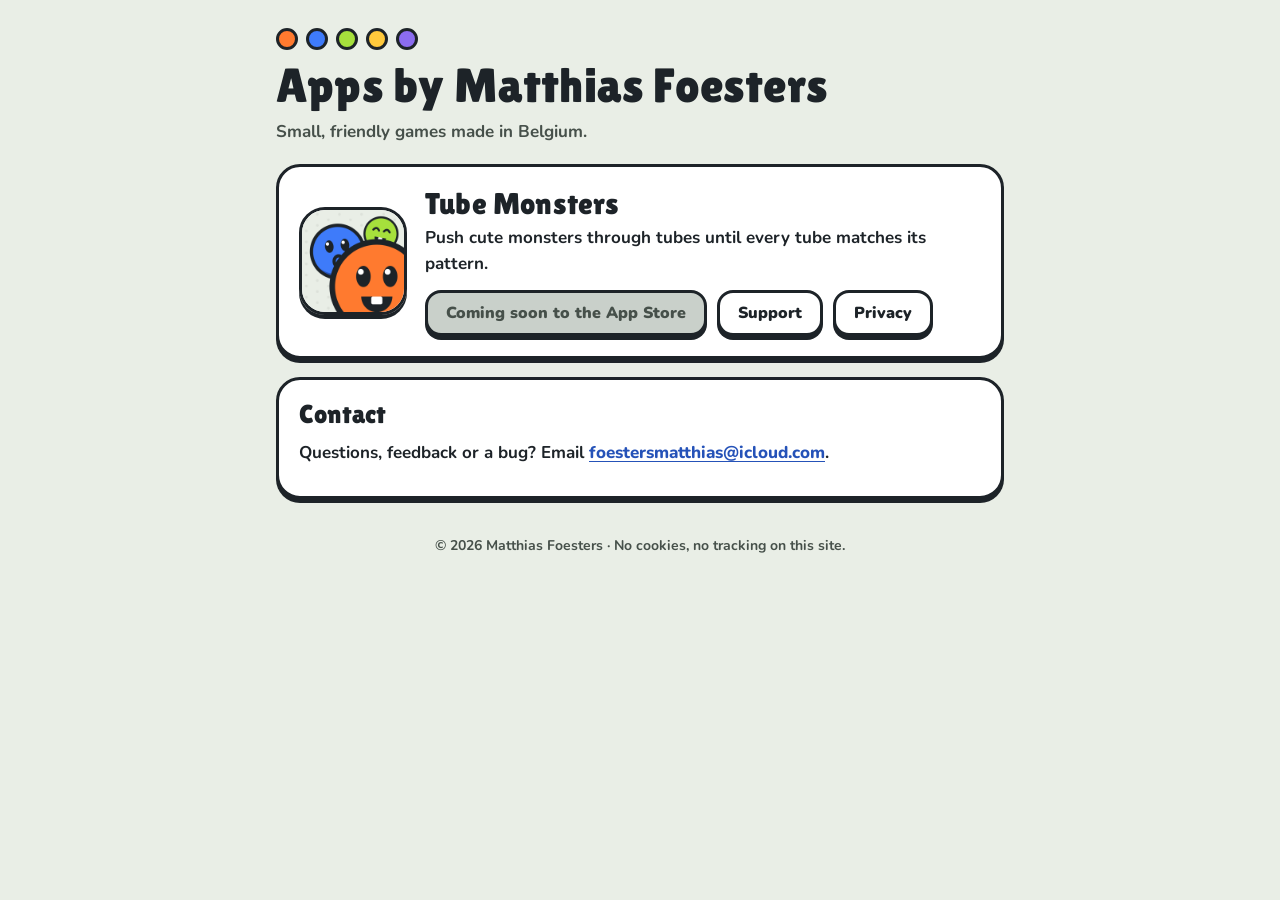
<file: index.html>
<!doctype html>
<html lang="en">
<head>
<meta charset="utf-8">
<meta name="viewport" content="width=device-width, initial-scale=1">
<title>Matthias Foesters · Apps</title>
<meta name="description" content="Apps by Matthias Foesters, including Tube Monsters, a cute puzzle game for iPhone.">
<link rel="icon" type="image/png" href="assets/icon-64.png">
<link rel="apple-touch-icon" href="assets/icon-180.png">
<link rel="stylesheet" href="assets/site.css">
</head>
<body>
<main class="wrap">
  <div class="dots" aria-hidden="true"><span class="o"></span><span class="b"></span><span class="l"></span><span class="y"></span><span class="p"></span></div>
  <h1>Apps by Matthias Foesters</h1>
  <p class="muted">Small, friendly games made in Belgium.</p>

  <section class="card app-card" aria-labelledby="tm">
    <img src="assets/icon-512.png" alt="Tube Monsters app icon" width="108" height="108">
    <div class="info">
      <h2 id="tm">Tube Monsters</h2>
      <p>Push cute monsters through tubes until every tube matches its pattern.</p>
      <div class="links">
        <!-- TODO: replace with the App Store link once the app is live (https://apps.apple.com/app/id…) -->
        <a class="btn orange" aria-disabled="true">Coming soon to the App Store</a>
        <a class="btn" href="tube-monsters/support/">Support</a>
        <a class="btn" href="tube-monsters/privacy/">Privacy</a>
      </div>
    </div>
  </section>

  <section class="card" aria-labelledby="contact">
    <h2 id="contact" style="margin-top:0">Contact</h2>
    <p>Questions, feedback or a bug? Email <a href="mailto:foestersmatthias@icloud.com">foestersmatthias@icloud.com</a>.</p>
  </section>

  <footer>© 2026 Matthias Foesters · No cookies, no tracking on this site.</footer>
</main>
</body>
</html>
</file>
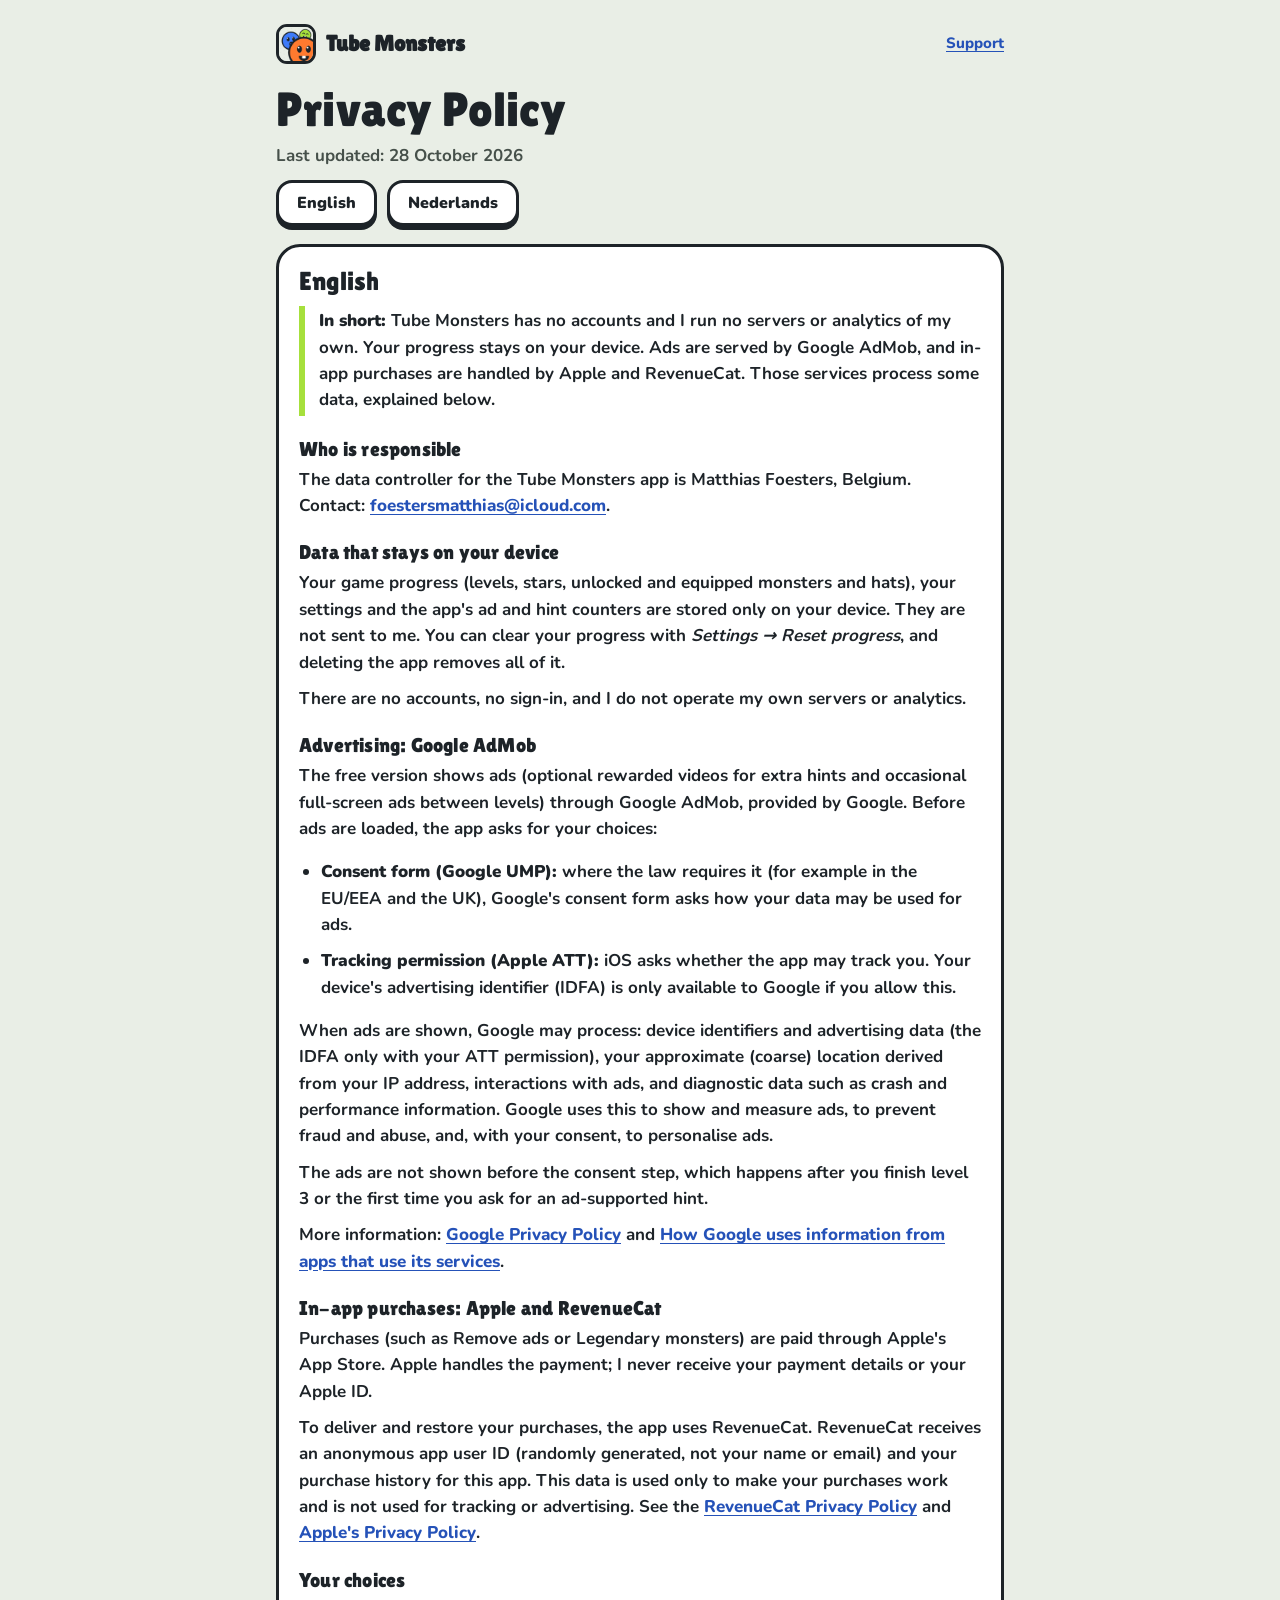
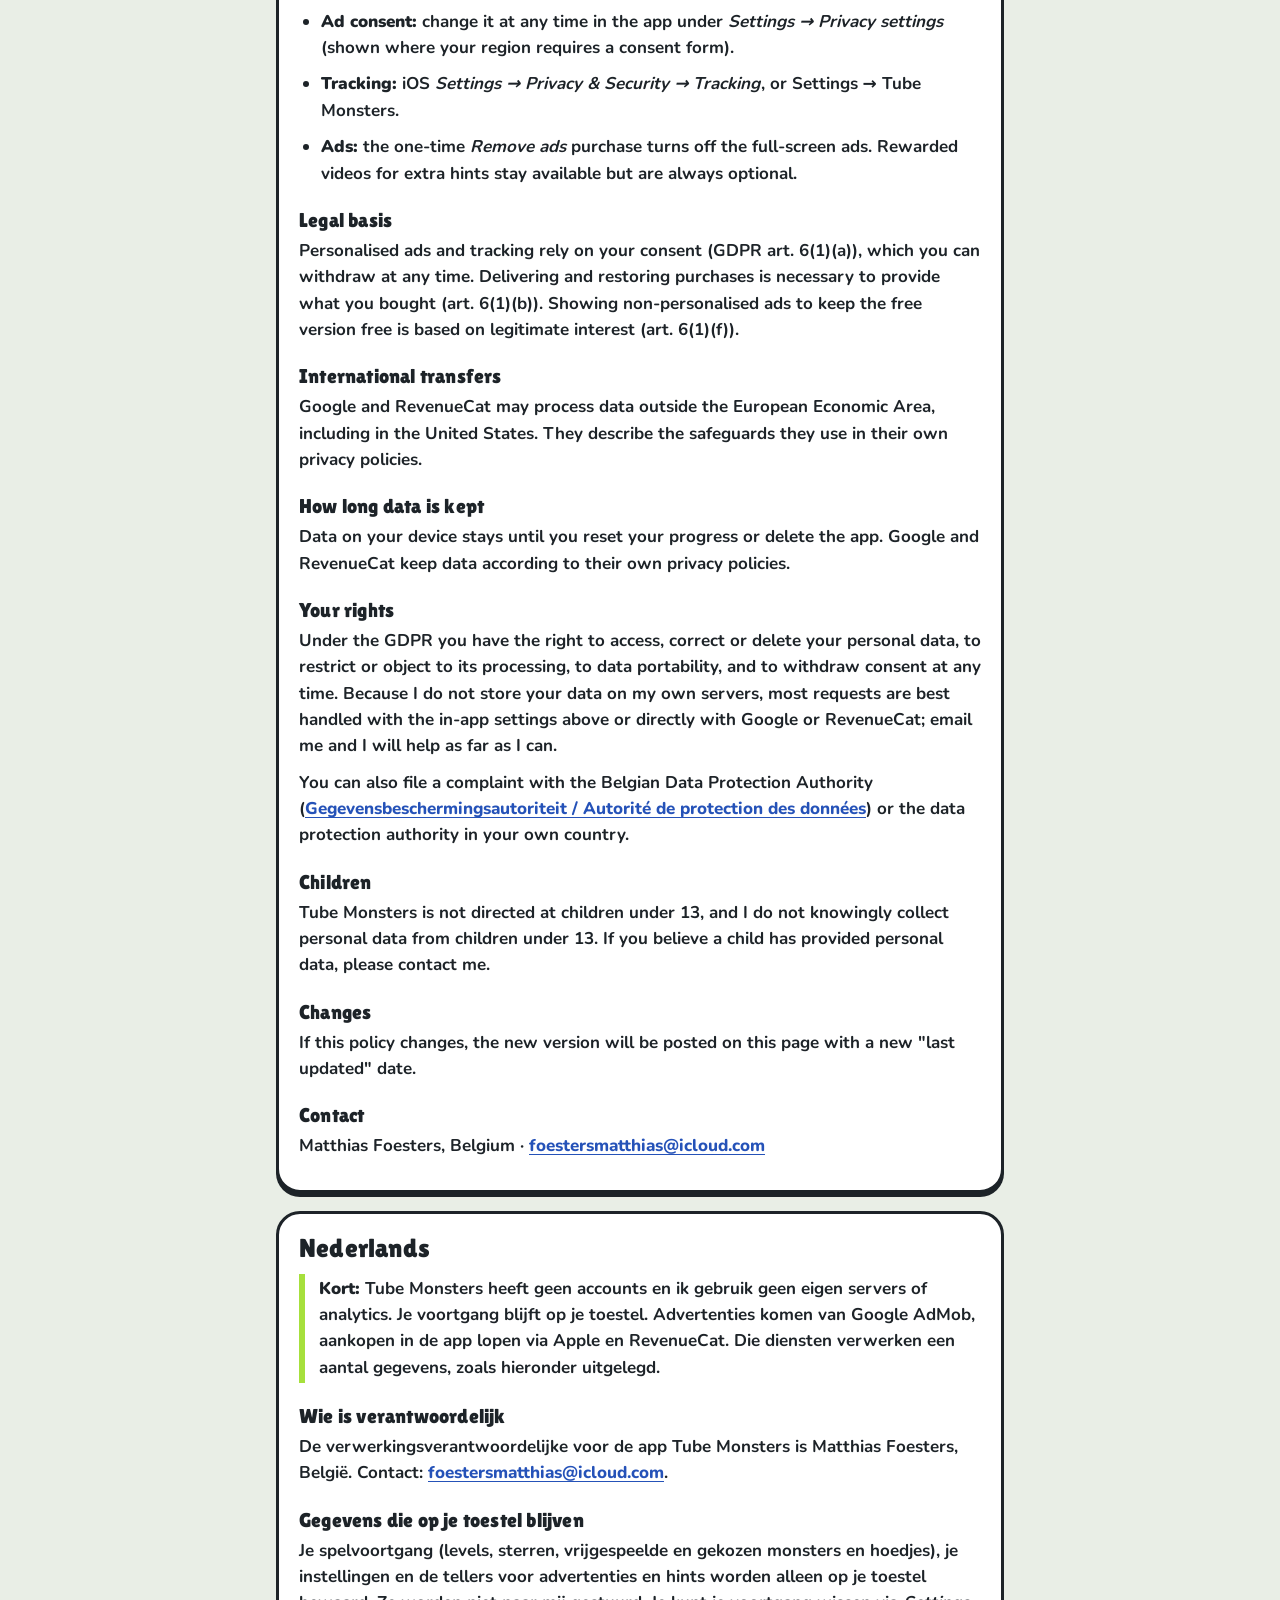
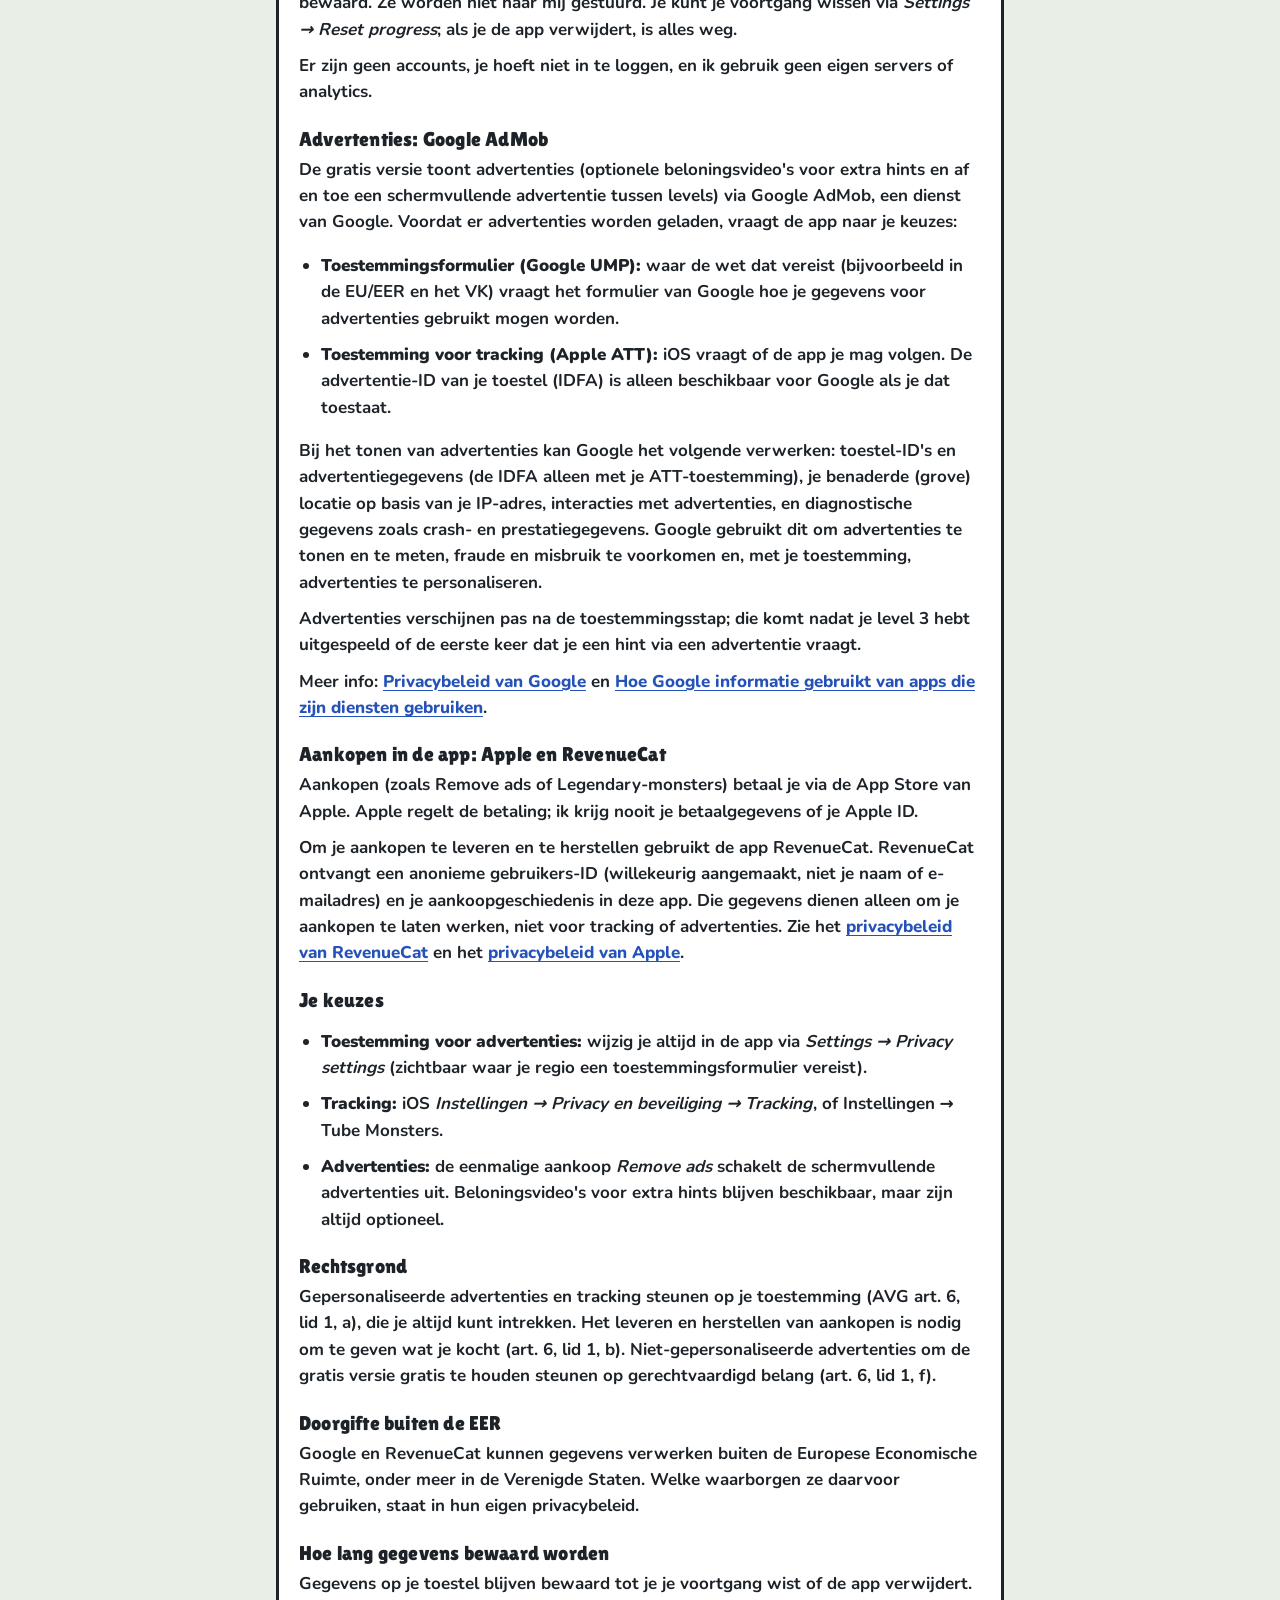
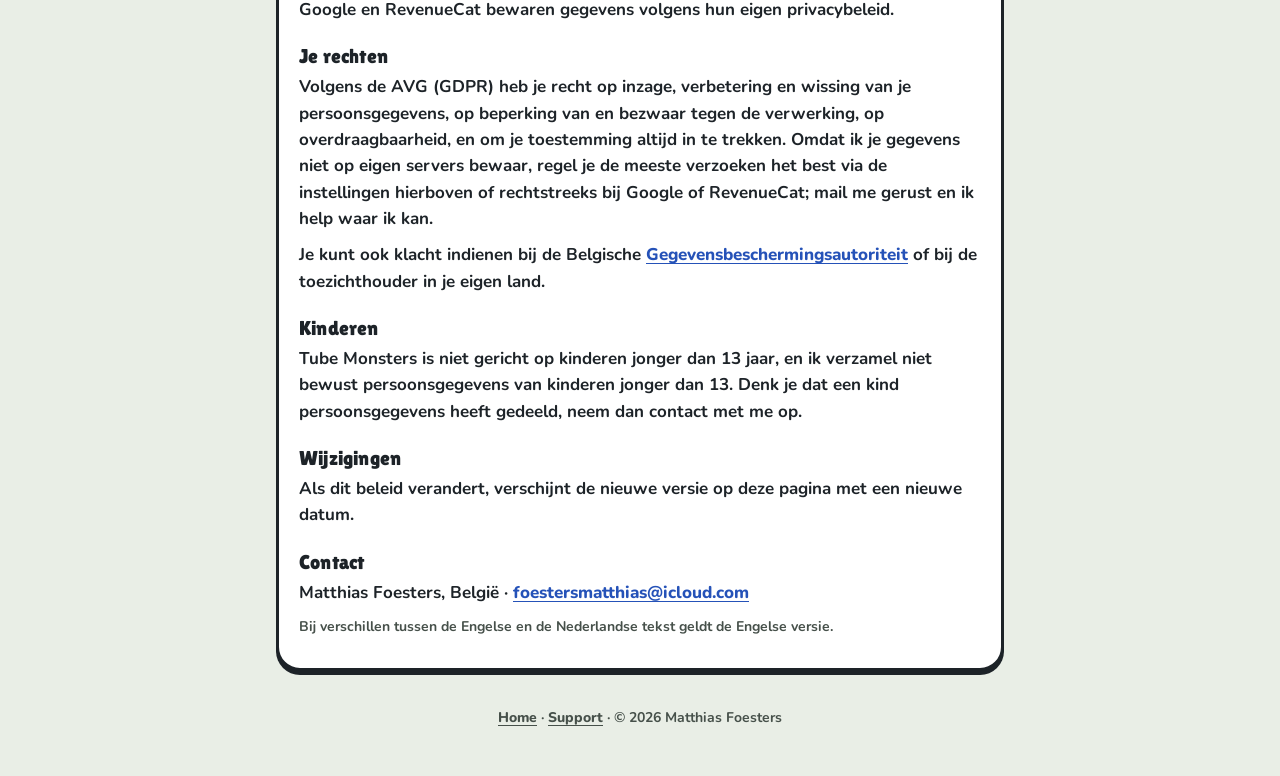
<file: tube-monsters/privacy/index.html>
<!doctype html>
<html lang="en">
<head>
<meta charset="utf-8">
<meta name="viewport" content="width=device-width, initial-scale=1">
<title>Tube Monsters · Privacy Policy</title>
<meta name="description" content="Privacy policy for the Tube Monsters app (English and Dutch).">
<link rel="icon" type="image/png" href="../../assets/icon-64.png">
<link rel="apple-touch-icon" href="../../assets/icon-180.png">
<link rel="stylesheet" href="../../assets/site.css">
</head>
<body>
<main class="wrap">
  <header class="top">
    <a class="home" href="../../"><img src="../../assets/icon-180.png" alt="" width="40" height="40">Tube Monsters</a>
    <span class="spacer"></span>
    <nav><a href="../support/">Support</a></nav>
  </header>

  <h1>Privacy Policy</h1>
  <p class="muted">Last updated: 28 October 2026</p>
  <div class="lang-switch">
    <a class="btn" href="#en" lang="en">English</a>
    <a class="btn" href="#nl" lang="nl">Nederlands</a>
  </div>

  <!-- ===================================================== ENGLISH -->
  <article class="card prose" id="en" lang="en">
    <h2>English</h2>
    <p class="summary"><strong>In short:</strong> Tube Monsters has no accounts and I run no servers or analytics of my own.
      Your progress stays on your device. Ads are served by Google AdMob, and in-app purchases are handled by Apple and
      RevenueCat. Those services process some data, explained below.</p>

    <h3>Who is responsible</h3>
    <p>The data controller for the Tube Monsters app is Matthias Foesters, Belgium.
      Contact: <a href="mailto:foestersmatthias@icloud.com">foestersmatthias@icloud.com</a>.</p>

    <h3>Data that stays on your device</h3>
    <p>Your game progress (levels, stars, unlocked and equipped monsters and hats), your settings and the app's ad and
      hint counters are stored only on your device. They are not sent to me. You can clear your progress with
      <em>Settings → Reset progress</em>, and deleting the app removes all of it.</p>
    <p>There are no accounts, no sign-in, and I do not operate my own servers or analytics.</p>

    <h3>Advertising: Google AdMob</h3>
    <p>The free version shows ads (optional rewarded videos for extra hints and occasional full-screen ads between
      levels) through Google AdMob, provided by Google. Before ads are loaded, the app asks for your choices:</p>
    <ul>
      <li><strong>Consent form (Google UMP):</strong> where the law requires it (for example in the EU/EEA and the UK),
        Google's consent form asks how your data may be used for ads.</li>
      <li><strong>Tracking permission (Apple ATT):</strong> iOS asks whether the app may track you. Your device's
        advertising identifier (IDFA) is only available to Google if you allow this.</li>
    </ul>
    <p>When ads are shown, Google may process: device identifiers and advertising data (the IDFA only with your ATT
      permission), your approximate (coarse) location derived from your IP address, interactions with ads, and
      diagnostic data such as crash and performance information. Google uses this to show and measure ads, to prevent
      fraud and abuse, and, with your consent, to personalise ads.</p>
    <p>The ads are not shown before the consent step, which happens after you finish level 3 or the first time you ask
      for an ad-supported hint.</p>
    <!-- CHECK: wording "not shown before the consent step" is based on the app's consent flow (docs/monetization.md). -->
    <p>More information: <a href="https://policies.google.com/privacy">Google Privacy Policy</a> and
      <a href="https://policies.google.com/technologies/partner-sites">How Google uses information from apps that use its services</a>.</p>

    <h3>In-app purchases: Apple and RevenueCat</h3>
    <p>Purchases (such as Remove ads or Legendary monsters) are paid through Apple's App Store. Apple handles the payment;
      I never receive your payment details or your Apple ID.</p>
    <p>To deliver and restore your purchases, the app uses RevenueCat. RevenueCat receives an anonymous app user ID
      (randomly generated, not your name or email) and your purchase history for this app. This data is used only to
      make your purchases work and is not used for tracking or advertising.
      See the <a href="https://www.revenuecat.com/privacy">RevenueCat Privacy Policy</a> and
      <a href="https://www.apple.com/legal/privacy/">Apple's Privacy Policy</a>.</p>

    <h3>Your choices</h3>
    <ul>
      <li><strong>Ad consent:</strong> change it at any time in the app under <em>Settings → Privacy settings</em>
        (shown where your region requires a consent form).</li>
      <li><strong>Tracking:</strong> iOS <em>Settings → Privacy &amp; Security → Tracking</em>, or Settings → Tube Monsters.</li>
      <li><strong>Ads:</strong> the one-time <em>Remove ads</em> purchase turns off the full-screen ads. Rewarded videos
        for extra hints stay available but are always optional.</li>
    </ul>

    <h3>Legal basis</h3>
    <!-- CHECK: legal bases are my reading of the GDPR for this setup; have them checked if you want certainty. -->
    <p>Personalised ads and tracking rely on your consent (GDPR art. 6(1)(a)), which you can withdraw at any time.
      Delivering and restoring purchases is necessary to provide what you bought (art. 6(1)(b)). Showing
      non-personalised ads to keep the free version free is based on legitimate interest (art. 6(1)(f)).</p>

    <h3>International transfers</h3>
    <!-- CHECK: generic statement; Google and RevenueCat document their own transfer safeguards. -->
    <p>Google and RevenueCat may process data outside the European Economic Area, including in the United States. They
      describe the safeguards they use in their own privacy policies.</p>

    <h3>How long data is kept</h3>
    <p>Data on your device stays until you reset your progress or delete the app. Google and RevenueCat keep data
      according to their own privacy policies.</p>

    <h3>Your rights</h3>
    <p>Under the GDPR you have the right to access, correct or delete your personal data, to restrict or object to its
      processing, to data portability, and to withdraw consent at any time. Because I do not store your data on my own
      servers, most requests are best handled with the in-app settings above or directly with Google or RevenueCat;
      email me and I will help as far as I can.</p>
    <p>You can also file a complaint with the Belgian Data Protection Authority
      (<a href="https://www.dataprotectionauthority.be">Gegevensbeschermingsautoriteit / Autorité de protection des données</a>)
      or the data protection authority in your own country.</p>

    <h3>Children</h3>
    <p>Tube Monsters is not directed at children under 13, and I do not knowingly collect personal data from children
      under 13. If you believe a child has provided personal data, please contact me.</p>

    <h3>Changes</h3>
    <p>If this policy changes, the new version will be posted on this page with a new "last updated" date.</p>

    <h3>Contact</h3>
    <p>Matthias Foesters, Belgium · <a href="mailto:foestersmatthias@icloud.com">foestersmatthias@icloud.com</a></p>
  </article>

  <!-- ===================================================== NEDERLANDS -->
  <article class="card prose" id="nl" lang="nl">
    <h2>Nederlands</h2>
    <p class="summary"><strong>Kort:</strong> Tube Monsters heeft geen accounts en ik gebruik geen eigen servers of
      analytics. Je voortgang blijft op je toestel. Advertenties komen van Google AdMob, aankopen in de app lopen via Apple
      en RevenueCat. Die diensten verwerken een aantal gegevens, zoals hieronder uitgelegd.</p>

    <h3>Wie is verantwoordelijk</h3>
    <p>De verwerkingsverantwoordelijke voor de app Tube Monsters is Matthias Foesters, België.
      Contact: <a href="mailto:foestersmatthias@icloud.com">foestersmatthias@icloud.com</a>.</p>

    <h3>Gegevens die op je toestel blijven</h3>
    <p>Je spelvoortgang (levels, sterren, vrijgespeelde en gekozen monsters en hoedjes), je instellingen en de
      tellers voor advertenties en hints worden alleen op je toestel bewaard. Ze worden niet naar mij gestuurd. Je kunt je
      voortgang wissen via <em>Settings → Reset progress</em>; als je de app verwijdert, is alles weg.</p>
    <p>Er zijn geen accounts, je hoeft niet in te loggen, en ik gebruik geen eigen servers of analytics.</p>

    <h3>Advertenties: Google AdMob</h3>
    <p>De gratis versie toont advertenties (optionele beloningsvideo's voor extra hints en af en toe een
      schermvullende advertentie tussen levels) via Google AdMob, een dienst van Google. Voordat er advertenties worden
      geladen, vraagt de app naar je keuzes:</p>
    <ul>
      <li><strong>Toestemmingsformulier (Google UMP):</strong> waar de wet dat vereist (bijvoorbeeld in de EU/EER en het
        VK) vraagt het formulier van Google hoe je gegevens voor advertenties gebruikt mogen worden.</li>
      <li><strong>Toestemming voor tracking (Apple ATT):</strong> iOS vraagt of de app je mag volgen. De
        advertentie-ID van je toestel (IDFA) is alleen beschikbaar voor Google als je dat toestaat.</li>
    </ul>
    <p>Bij het tonen van advertenties kan Google het volgende verwerken: toestel-ID's en advertentiegegevens (de IDFA
      alleen met je ATT-toestemming), je benaderde (grove) locatie op basis van je IP-adres, interacties met
      advertenties, en diagnostische gegevens zoals crash- en prestatiegegevens. Google gebruikt dit om advertenties te
      tonen en te meten, fraude en misbruik te voorkomen en, met je toestemming, advertenties te personaliseren.</p>
    <p>Advertenties verschijnen pas na de toestemmingsstap; die komt nadat je level 3 hebt uitgespeeld of de eerste
      keer dat je een hint via een advertentie vraagt.</p>
    <p>Meer info: <a href="https://policies.google.com/privacy?hl=nl">Privacybeleid van Google</a> en
      <a href="https://policies.google.com/technologies/partner-sites?hl=nl">Hoe Google informatie gebruikt van apps die zijn diensten gebruiken</a>.</p>

    <h3>Aankopen in de app: Apple en RevenueCat</h3>
    <p>Aankopen (zoals Remove ads of Legendary-monsters) betaal je via de App Store van Apple. Apple regelt de betaling;
      ik krijg nooit je betaalgegevens of je Apple ID.</p>
    <p>Om je aankopen te leveren en te herstellen gebruikt de app RevenueCat. RevenueCat ontvangt een anonieme
      gebruikers-ID (willekeurig aangemaakt, niet je naam of e-mailadres) en je aankoopgeschiedenis in deze app. Die
      gegevens dienen alleen om je aankopen te laten werken, niet voor tracking of advertenties.
      Zie het <a href="https://www.revenuecat.com/privacy">privacybeleid van RevenueCat</a> en het
      <a href="https://www.apple.com/befr/legal/privacy/">privacybeleid van Apple</a>.</p>

    <h3>Je keuzes</h3>
    <ul>
      <li><strong>Toestemming voor advertenties:</strong> wijzig je altijd in de app via <em>Settings → Privacy settings</em>
        (zichtbaar waar je regio een toestemmingsformulier vereist).</li>
      <li><strong>Tracking:</strong> iOS <em>Instellingen → Privacy en beveiliging → Tracking</em>, of Instellingen → Tube Monsters.</li>
      <li><strong>Advertenties:</strong> de eenmalige aankoop <em>Remove ads</em> schakelt de schermvullende advertenties
        uit. Beloningsvideo's voor extra hints blijven beschikbaar, maar zijn altijd optioneel.</li>
    </ul>

    <h3>Rechtsgrond</h3>
    <p>Gepersonaliseerde advertenties en tracking steunen op je toestemming (AVG art. 6, lid 1, a), die je altijd kunt
      intrekken. Het leveren en herstellen van aankopen is nodig om te geven wat je kocht (art. 6, lid 1, b).
      Niet-gepersonaliseerde advertenties om de gratis versie gratis te houden steunen op gerechtvaardigd belang
      (art. 6, lid 1, f).</p>

    <h3>Doorgifte buiten de EER</h3>
    <p>Google en RevenueCat kunnen gegevens verwerken buiten de Europese Economische Ruimte, onder meer in de Verenigde
      Staten. Welke waarborgen ze daarvoor gebruiken, staat in hun eigen privacybeleid.</p>

    <h3>Hoe lang gegevens bewaard worden</h3>
    <p>Gegevens op je toestel blijven bewaard tot je je voortgang wist of de app verwijdert. Google en RevenueCat
      bewaren gegevens volgens hun eigen privacybeleid.</p>

    <h3>Je rechten</h3>
    <p>Volgens de AVG (GDPR) heb je recht op inzage, verbetering en wissing van je persoonsgegevens, op beperking van en
      bezwaar tegen de verwerking, op overdraagbaarheid, en om je toestemming altijd in te trekken. Omdat ik je gegevens
      niet op eigen servers bewaar, regel je de meeste verzoeken het best via de instellingen hierboven of rechtstreeks
      bij Google of RevenueCat; mail me gerust en ik help waar ik kan.</p>
    <p>Je kunt ook klacht indienen bij de Belgische
      <a href="https://www.gegevensbeschermingsautoriteit.be">Gegevensbeschermingsautoriteit</a>
      of bij de toezichthouder in je eigen land.</p>

    <h3>Kinderen</h3>
    <p>Tube Monsters is niet gericht op kinderen jonger dan 13 jaar, en ik verzamel niet bewust persoonsgegevens van
      kinderen jonger dan 13. Denk je dat een kind persoonsgegevens heeft gedeeld, neem dan contact met me op.</p>

    <h3>Wijzigingen</h3>
    <p>Als dit beleid verandert, verschijnt de nieuwe versie op deze pagina met een nieuwe datum.</p>

    <h3>Contact</h3>
    <p>Matthias Foesters, België · <a href="mailto:foestersmatthias@icloud.com">foestersmatthias@icloud.com</a></p>
    <p class="small muted">Bij verschillen tussen de Engelse en de Nederlandse tekst geldt de Engelse versie.</p>
    <!-- CHECK: remove the line above if you prefer both versions to be equal. -->
  </article>

  <footer><a href="../../">Home</a> · <a href="../support/">Support</a> · © 2026 Matthias Foesters</footer>
</main>
</body>
</html>
</file>
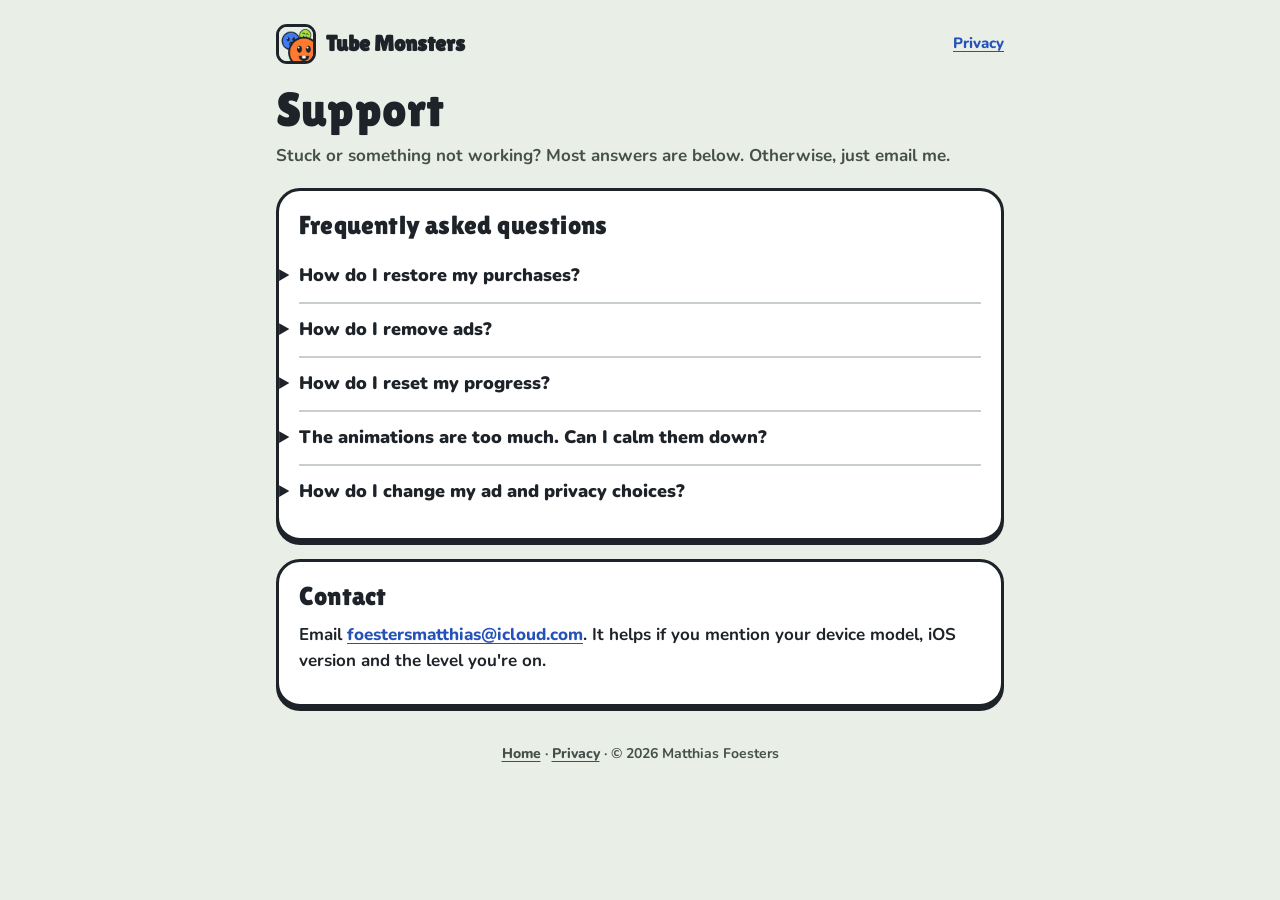
<file: tube-monsters/support/index.html>
<!doctype html>
<html lang="en">
<head>
<meta charset="utf-8">
<meta name="viewport" content="width=device-width, initial-scale=1">
<title>Tube Monsters · Support</title>
<meta name="description" content="Help and contact for the Tube Monsters app.">
<link rel="icon" type="image/png" href="../../assets/icon-64.png">
<link rel="apple-touch-icon" href="../../assets/icon-180.png">
<link rel="stylesheet" href="../../assets/site.css">
</head>
<body>
<main class="wrap">
  <header class="top">
    <a class="home" href="../../"><img src="../../assets/icon-180.png" alt="" width="40" height="40">Tube Monsters</a>
    <span class="spacer"></span>
    <nav><a href="../privacy/">Privacy</a></nav>
  </header>

  <h1>Support</h1>
  <p class="muted">Stuck or something not working? Most answers are below. Otherwise, just email me.</p>

  <section class="card prose" aria-labelledby="faq">
    <h2 id="faq">Frequently asked questions</h2>

    <details>
      <summary>How do I restore my purchases?</summary>
      <p>Open <em>Collection → Shop</em> and tap <strong>Restore purchases</strong>. Make sure you're signed in to the
        App Store with the same Apple ID you used to buy. On a new device or after reinstalling, your purchases usually
        come back by themselves when the app starts.</p>
    </details>

    <details>
      <summary>How do I remove ads?</summary>
      <p>Buy <strong>Remove ads</strong> once in <em>Collection → Shop</em> (you can also get there from
        <em>Settings → Remove ads</em>). It turns off the full-screen ads between levels, forever. The bundle with all
        five Legendary monsters includes Remove ads too.</p>
      <p>Short videos for extra hints stay available after that, but they're always optional: you only see one when
        you choose to.</p>
    </details>

    <details>
      <summary>How do I reset my progress?</summary>
      <p>Go to <em>Settings</em> and tap <strong>Reset progress</strong> at the bottom, then confirm. All stars and
        unlocked levels are cleared. Your settings and your purchases stay.</p>
    </details>

    <details>
      <summary>The animations are too much. Can I calm them down?</summary>
      <p>Yes: turn on <strong>Reduce motion</strong> in <em>Settings</em> for calmer monsters and no confetti. By default
        it follows your iPhone's own <em>Reduce Motion</em> setting (iOS Settings → Accessibility → Motion).</p>
    </details>

    <details>
      <summary>How do I change my ad and privacy choices?</summary>
      <p>In the app: <em>Settings → Privacy settings</em> (shown where your region requires a consent form). For
        tracking: iOS <em>Settings → Privacy &amp; Security → Tracking</em>. See the
        <a href="../privacy/">privacy policy</a> for details.</p>
    </details>
  </section>

  <section class="card" aria-labelledby="contact">
    <h2 id="contact" style="margin-top:0">Contact</h2>
    <p>Email <a href="mailto:foestersmatthias@icloud.com?subject=Tube%20Monsters%20support">foestersmatthias@icloud.com</a>.
      It helps if you mention your device model, iOS version and the level you're on.</p>
  </section>

  <footer><a href="../../">Home</a> · <a href="../privacy/">Privacy</a> · © 2026 Matthias Foesters</footer>
</main>
</body>
</html>
</file>
<file: assets/site.css>
/* Tube Monsters site — "Little Monsters" style (colours from the game's theme.ts). */
@font-face { font-family: 'Lilita One'; font-weight: 400; font-display: swap; src: url(fonts/lilita-one-latin-400-normal.woff2) format('woff2'); }
@font-face { font-family: 'Nunito'; font-weight: 700; font-display: swap; src: url(fonts/nunito-latin-700-normal.woff2) format('woff2'); }
@font-face { font-family: 'Nunito'; font-weight: 800; font-display: swap; src: url(fonts/nunito-latin-800-normal.woff2) format('woff2'); }
@font-face { font-family: 'Nunito'; font-weight: 900; font-display: swap; src: url(fonts/nunito-latin-900-normal.woff2) format('woff2'); }

:root {
  color-scheme: light dark;
  --bg: #E9EEE6;
  --surface: #FFFFFF;
  --ink: #1D2328;      /* outlines + shadows */
  --text: #1D2328;
  --muted: #46504A;
  --line: #C9D0CA;
  --orange: #FF7A2F;
  --blue: #3E7BFA;
  --lime: #A6E03C;
  --yellow: #FFC93C;
  --purple: #8B6CF0;
  --link: #2552B8;
  --display: 'Lilita One', 'Arial Rounded MT Bold', system-ui, sans-serif;
  --body: 'Nunito', ui-rounded, system-ui, -apple-system, 'Segoe UI', sans-serif;
}
@media (prefers-color-scheme: dark) {
  :root {
    --bg: #161B1F;
    --surface: #232A30;
    --ink: #050708;
    --text: #EEF2EC;
    --muted: #AEB8B1;
    --line: #3A444B;
    --link: #8FB4FF;
  }
}

* { box-sizing: border-box; }
html { -webkit-text-size-adjust: 100%; }
body {
  margin: 0;
  background: var(--bg);
  color: var(--text);
  font: 700 17px/1.55 var(--body);
}
.wrap { max-width: 760px; margin: 0 auto; padding: 24px 16px 48px; }
h1, h2, h3, .display { font-family: var(--display); font-weight: 400; line-height: 1.15; letter-spacing: .2px; }
h1 { font-size: clamp(34px, 8vw, 48px); margin: 8px 0 6px; }
h2 { font-size: 26px; margin: 34px 0 10px; }
h3 { font-size: 20px; margin: 22px 0 6px; }
p, li { margin: 0 0 10px; }
ul { padding-left: 22px; }
a { color: var(--link); font-weight: 800; text-underline-offset: 3px; }
a:focus-visible, .btn:focus-visible { outline: 3px solid var(--blue); outline-offset: 3px; }
strong { font-weight: 900; }
.muted { color: var(--muted); }
small, .small { font-size: 14px; }

/* Header */
.top { display: flex; align-items: center; gap: 12px; margin-bottom: 18px; }
.top a.home { display: inline-flex; align-items: center; gap: 10px; color: var(--text); text-decoration: none; font-family: var(--display); font-size: 22px; }
.top img { width: 40px; height: 40px; border-radius: 11px; border: 3px solid var(--ink); }
.top .spacer { flex: 1; }
.top nav { display: flex; gap: 14px; font-size: 15px; }

/* Cards */
.card {
  background: var(--surface);
  border: 3px solid var(--ink);
  border-radius: 24px;
  box-shadow: 0 4px 0 var(--ink);
  padding: 20px;
  margin: 18px 0;
}
.app-card { display: flex; gap: 18px; align-items: center; flex-wrap: wrap; }
.app-card img { width: 108px; height: 108px; border-radius: 26px; border: 3px solid var(--ink); box-shadow: 0 4px 0 var(--ink); flex: none; }
.app-card .info { flex: 1 1 240px; }
.app-card h2 { margin: 0 0 4px; font-size: 30px; }
.links { display: flex; flex-wrap: wrap; gap: 10px; margin-top: 12px; }

/* Buttons: press down 4px and lose the shadow, like in the game */
.btn {
  display: inline-flex; align-items: center; justify-content: center;
  min-height: 46px; padding: 0 18px;
  border: 3px solid var(--ink); border-radius: 16px; box-shadow: 0 4px 0 var(--ink);
  background: var(--surface); color: var(--text);
  font: 900 16px/1 var(--body); text-decoration: none;
}
.btn.orange { background: var(--orange); color: #1D2328; }
.btn:active { transform: translateY(4px); box-shadow: none; }
.btn[aria-disabled="true"] { background: var(--line); color: var(--muted); cursor: default; }
.btn[aria-disabled="true"]:active { transform: none; box-shadow: 0 4px 0 var(--ink); }

/* Monster dots (decoration) */
.dots { display: flex; gap: 8px; margin: 4px 0 8px; }
.dots span { width: 22px; height: 22px; border-radius: 50%; border: 3px solid var(--ink); }
.dots .o { background: var(--orange); } .dots .b { background: var(--blue); } .dots .l { background: var(--lime); }
.dots .y { background: var(--yellow); } .dots .p { background: var(--purple); }

/* Policy / FAQ text */
.prose h2:first-child { margin-top: 0; }
.lang-switch { display: flex; gap: 10px; flex-wrap: wrap; }
.summary { border-left: 6px solid var(--lime); padding: 2px 0 2px 14px; }
details { border-top: 2px solid var(--line); padding: 12px 0; }
details:first-of-type { border-top: 0; }
summary { cursor: pointer; font-weight: 900; font-size: 18px; list-style-position: outside; }
details[open] summary { margin-bottom: 8px; }
table { border-collapse: collapse; width: 100%; font-size: 15px; }
th, td { text-align: left; vertical-align: top; padding: 8px 8px 8px 0; border-top: 2px solid var(--line); }
th { font-weight: 900; }
.table-scroll { overflow-x: auto; }

footer { margin-top: 36px; font-size: 14px; color: var(--muted); text-align: center; }
footer a { color: var(--muted); }
</file>
